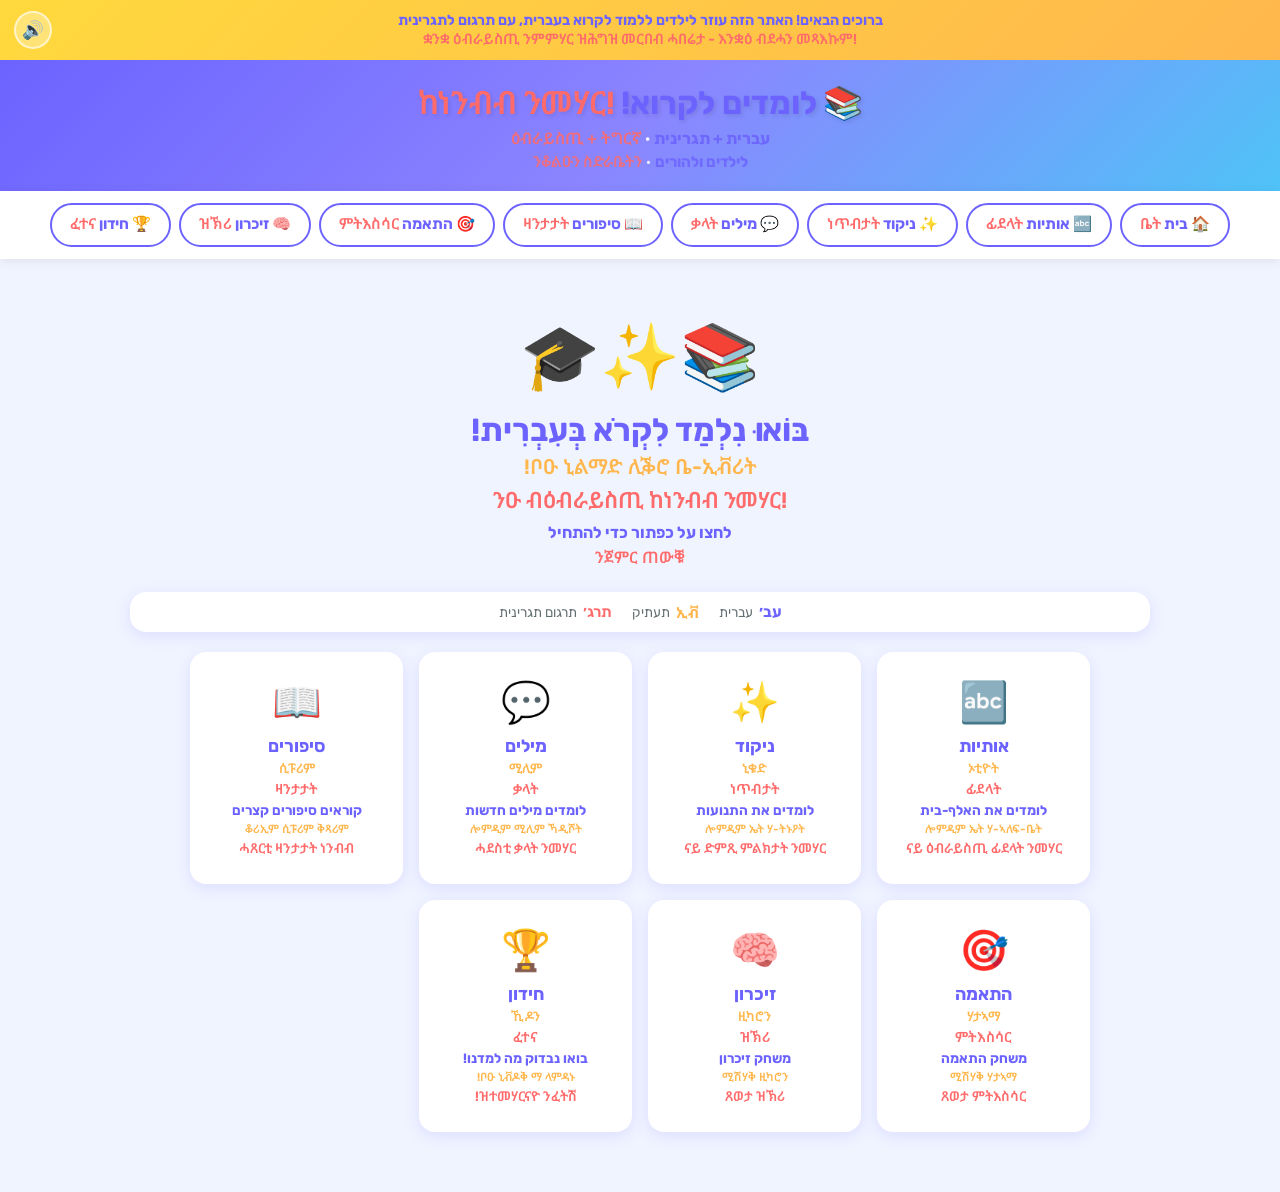
<file: index.html>
<!DOCTYPE html>
<html lang="he" dir="rtl">
<head>
  <meta charset="UTF-8">
  <meta name="viewport" content="width=device-width, initial-scale=1.0">
  <title>לומדים לקרוא בעברית - ብዕብራይስጢ ከነንብብ ንመሃር</title>
  <link rel="stylesheet" href="css/style.css">
  <link rel="icon" href="data:image/svg+xml,<svg xmlns='http://www.w3.org/2000/svg' viewBox='0 0 100 100'><text y='.9em' font-size='90'>📚</text></svg>">
</head>
<body>

  <!-- Parent Guide Banner -->
  <div class="parent-banner" onclick="navigateTo('welcome')">
    <button class="audio-top-btn" id="audio-toggle" onclick="toggleAudio();event.stopPropagation()">🔊</button>
    <span class="lhe">ברוכים הבאים! האתר הזה עוזר לילדים ללמוד לקרוא בעברית, עם תרגום לתגרינית</span>
    <span class="lti">!ቋንቋ ዕብራይስጢ ንምምሃር ዝሕግዝ መርበብ ሓበሬታ - እንቋዕ ብደሓን መጻእኩም</span>
  </div>

  <!-- Header -->
  <header class="header">
    <h1>📚 <span class="lhe" style="display:inline;">לומדים לקרוא!</span> <span class="lti" style="display:inline;">!ከነንብብ ንመሃር</span></h1>
    <div class="subtitle">
      <span class="lhe" style="display:inline;">עברית + תגרינית</span> ·
      <span class="lti" style="display:inline;">ዕብራይስጢ + ትግርኛ</span>
    </div>
    <div class="subtitle-tigrinya">
      <span class="lhe" style="display:inline;">לילדים ולהורים</span> ·
      <span class="lti" style="display:inline;">ንቆልዑን ስድራቤትን</span>
    </div>
  </header>

  <!-- Navigation -->
  <nav class="nav">
    <button class="nav-btn" data-section="welcome">🏠 <span class="lhe">בית</span> <span class="lti">ቤት</span></button>
    <button class="nav-btn" data-section="letters">🔤 <span class="lhe">אותיות</span> <span class="lti">ፊደላት</span></button>
    <button class="nav-btn" data-section="nikud">✨ <span class="lhe">ניקוד</span> <span class="lti">ነጥብታት</span></button>
    <button class="nav-btn" data-section="words">💬 <span class="lhe">מילים</span> <span class="lti">ቃላት</span></button>
    <button class="nav-btn" data-section="reading">📖 <span class="lhe">סיפורים</span> <span class="lti">ዛንታታት</span></button>
    <button class="nav-btn" data-section="matching">🎯 <span class="lhe">התאמה</span> <span class="lti">ምትእስሳር</span></button>
    <button class="nav-btn" data-section="memory">🧠 <span class="lhe">זיכרון</span> <span class="lti">ዝኽሪ</span></button>
    <button class="nav-btn" data-section="quiz">🏆 <span class="lhe">חידון</span> <span class="lti">ፈተና</span></button>
  </nav>

  <!-- Welcome Section -->
  <section id="welcome" class="section active"></section>

  <!-- Letters Section -->
  <section id="letters" class="section">
    <h2 class="section-title">🔤
      <span class="lhe">האותיות של העברית</span>
      <span style="font-size:0.6em;color:var(--orange);display:block;margin-top:2px;">ሃ-ኦቲዮት ሼ ሃ-ኢቭሪት</span>
      <span class="lti">ፊደላት ዕብራይስጢ</span>
    </h2>
    <p class="section-subtitle">
      <span class="lhe">לחצו על אות כדי לראות פרטים</span>
      <span class="lti">ንዝርዝር ንምርኣይ ኣብ ፊደል ጠውቑ</span>
    </p>
    <div class="letters-grid" id="letters-grid"></div>
  </section>

  <!-- Nikud Section -->
  <section id="nikud" class="section">
    <h2 class="section-title">✨
      <span class="lhe">ניקוד - תנועות</span>
      <span style="font-size:0.6em;color:var(--orange);display:block;margin-top:2px;">ኒቁድ - ትኑዖት</span>
      <span class="lti">ነጥብታት - ናይ ድምጺ ምልክታት</span>
    </h2>
    <p class="section-subtitle">
      <span class="lhe">הניקוד עוזר לנו לדעת איך לקרוא</span>
      <span class="lti">ነጥብታት ከመይ ከም ነንብብ ይሕብሩና</span>
    </p>
    <div class="nikud-grid" id="nikud-grid"></div>
  </section>

  <!-- Words Section -->
  <section id="words" class="section">
    <h2 class="section-title">💬
      <span class="lhe">מילים</span>
      <span style="font-size:0.6em;color:var(--orange);display:block;margin-top:2px;">ሚሊም</span>
      <span class="lti">ቃላት</span>
    </h2>
    <p class="section-subtitle">
      <span class="lhe">לחצו על מילה כדי לשמוע</span>
      <span class="lti">ንምስማዕ ኣብ ቃል ጠውቑ</span>
    </p>
    <div id="category-tabs" class="category-tabs"></div>
    <div id="words-grid" class="words-grid"></div>
  </section>

  <!-- Reading Section -->
  <section id="reading" class="section">
    <h2 class="section-title">📖
      <span class="lhe">סִפּוּרִים</span>
      <span style="font-size:0.6em;color:var(--orange);display:block;margin-top:2px;">ሲፑሪም</span>
      <span class="lti">ዛንታታት</span>
    </h2>
    <p class="section-subtitle">
      <span class="lhe">בחרו סיפור וקראו - לחצו על מילה לשמוע</span>
      <span class="lti">ዛንታ ምረጹ ኣንብቡ - ንምስማዕ ኣብ ቃል ጠውቑ</span>
    </p>
    <div id="story-picker"></div>
    <div id="reading-content"></div>
  </section>

  <!-- Matching Game Section -->
  <section id="matching" class="section">
    <h2 class="section-title">🎯
      <span class="lhe">משחק התאמה</span>
      <span style="font-size:0.6em;color:var(--orange);display:block;margin-top:2px;">ሚሽሃቅ ሃታኣማ</span>
      <span class="lti">ጸወታ ምትእስሳር</span>
    </h2>
    <p class="section-subtitle">
      <span class="lhe">התאימו את המילה בעברית לתרגום</span>
      <span class="lti">ናይ ዕብራይስጢ ቃል ምስ ትርጉሙ ኣተኣሳስርዎ</span>
    </p>
    <div id="match-content"></div>
  </section>

  <!-- Memory Game Section -->
  <section id="memory" class="section">
    <h2 class="section-title">🧠
      <span class="lhe">משחק זיכרון</span>
      <span style="font-size:0.6em;color:var(--orange);display:block;margin-top:2px;">ሚሽሃቅ ዚካሮን</span>
      <span class="lti">ጸወታ ዝኽሪ</span>
    </h2>
    <p class="section-subtitle">
      <span class="lhe">מצאו את הזוגות</span>
      <span class="lti">ጽምድታት ርኸቡ</span>
    </p>
    <div id="memory-content"></div>
  </section>

  <!-- Quiz Section -->
  <section id="quiz" class="section">
    <h2 class="section-title">🏆
      <span class="lhe">חידון</span>
      <span style="font-size:0.6em;color:var(--orange);display:block;margin-top:2px;">ኺዶን</span>
      <span class="lti">ፈተና</span>
    </h2>
    <p class="section-subtitle">
      <span class="lhe">?מה למדנו</span>
      <span class="lti">ዝተመሃርናዮ ንፈትሽ</span>
    </p>
    <div id="quiz-content"></div>
  </section>

  <script src="js/data-letters.js"></script>
  <script src="js/data-words.js"></script>
  <script src="js/stories/story-kelev.js"></script>
  <script src="js/stories/story-savta.js"></script>
  <script src="js/stories/story-gan.js"></script>
  <script src="js/stories/story-park.js"></script>
  <script src="js/stories/story-duckling.js"></script>
  <script src="js/stories/story-lion.js"></script>
  <script src="js/stories/story-mice.js"></script>
  <script src="js/data-stories.js"></script>
  <script src="js/data-utils.js"></script>
  <script src="js/audio.js"></script>
  <script src="js/welcome.js"></script>
  <script src="js/letters.js"></script>
  <script src="js/nikud.js"></script>
  <script src="js/words.js"></script>
  <script src="js/reading.js"></script>
  <script src="js/games.js"></script>
  <script src="js/app.js"></script>
</body>
</html>
</file>
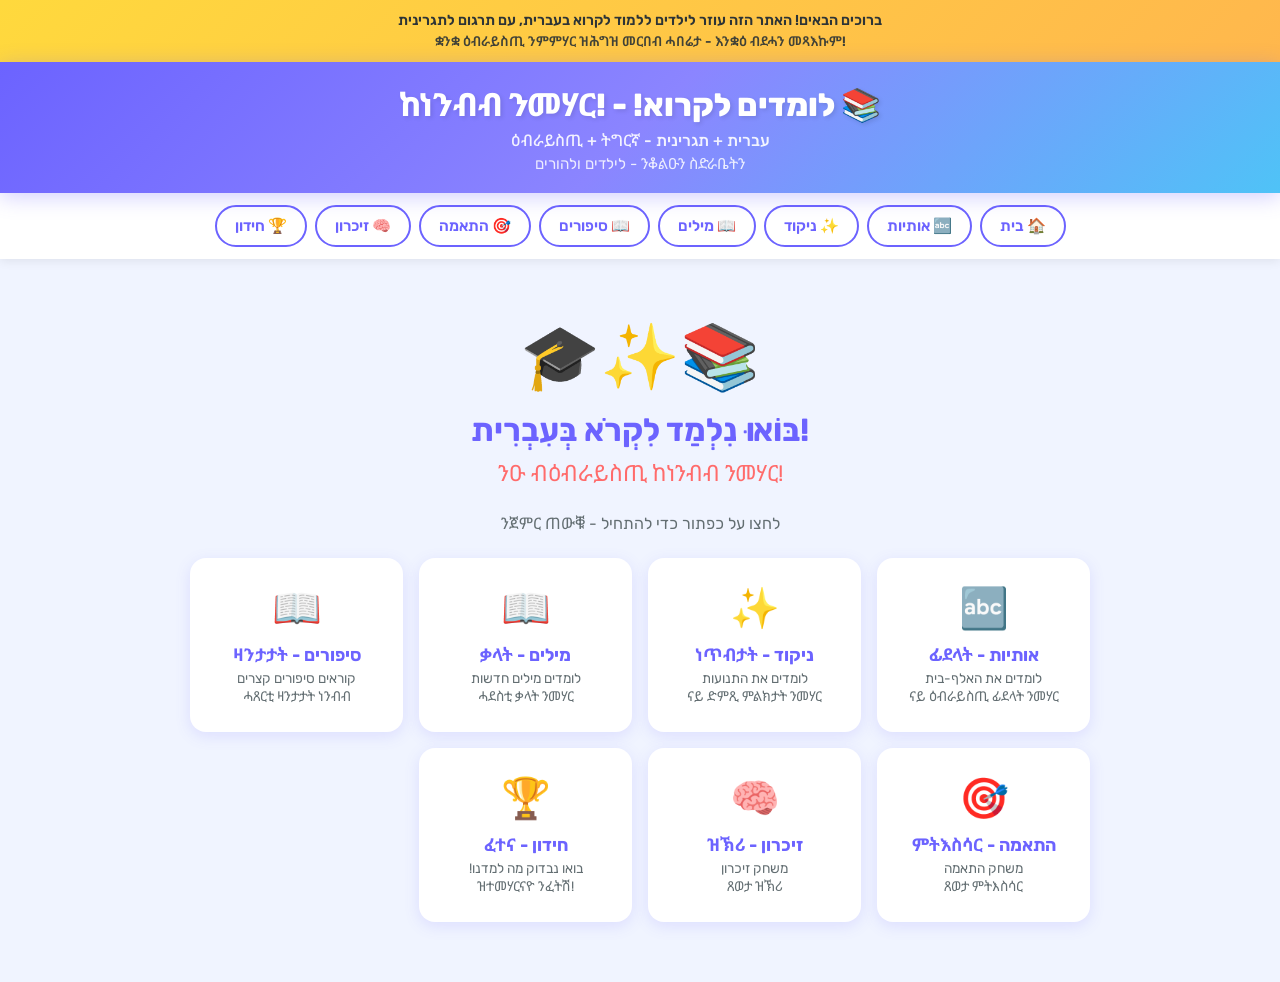
<file: root/index.html>
<!DOCTYPE html>
<html lang="he" dir="rtl">
<head>
  <meta charset="UTF-8">
  <meta name="viewport" content="width=device-width, initial-scale=1.0">
  <title>לומדים לקרוא בעברית - ብዕብራይስጢ ከነንብብ ንመሃር</title>
  <link rel="stylesheet" href="css/style.css">
  <link rel="icon" href="data:image/svg+xml,<svg xmlns='http://www.w3.org/2000/svg' viewBox='0 0 100 100'><text y='.9em' font-size='90'>📚</text></svg>">
</head>
<body>

  <!-- Parent Guide Banner -->
  <div class="parent-banner" onclick="navigateTo('welcome')">
    ברוכים הבאים! האתר הזה עוזר לילדים ללמוד לקרוא בעברית, עם תרגום לתגרינית
    <span class="banner-tigrinya">!ቋንቋ ዕብራይስጢ ንምምሃር ዝሕግዝ መርበብ ሓበሬታ - እንቋዕ ብደሓን መጻእኩም</span>
  </div>

  <!-- Header -->
  <header class="header">
    <h1>📚 לומדים לקרוא! - !ከነንብብ ንመሃር</h1>
    <div class="subtitle">עברית + תגרינית - ዕብራይስጢ + ትግርኛ</div>
    <div class="subtitle-tigrinya">ንቆልዑን ስድራቤትን - לילדים ולהורים</div>
  </header>

  <!-- Navigation -->
  <nav class="nav">
    <button class="nav-btn" data-section="welcome">🏠 בית</button>
    <button class="nav-btn" data-section="letters">🔤 אותיות</button>
    <button class="nav-btn" data-section="nikud">✨ ניקוד</button>
    <button class="nav-btn" data-section="words">📖 מילים</button>
    <button class="nav-btn" data-section="reading">📖 סיפורים</button>
    <button class="nav-btn" data-section="matching">🎯 התאמה</button>
    <button class="nav-btn" data-section="memory">🧠 זיכרון</button>
    <button class="nav-btn" data-section="quiz">🏆 חידון</button>
  </nav>

  <!-- Welcome Section -->
  <section id="welcome" class="section active"></section>

  <!-- Letters Section -->
  <section id="letters" class="section">
    <h2 class="section-title">🔤 האותיות של העברית</h2>
    <p class="section-subtitle">
      לחצו על אות כדי לראות פרטים - ንዝርዝር ንምርኣይ ኣብ ፊደል ጠውቑ
    </p>
    <div class="letters-grid" id="letters-grid"></div>
  </section>

  <!-- Nikud Section -->
  <section id="nikud" class="section">
    <h2 class="section-title">✨ ניקוד - תנועות</h2>
    <p class="section-subtitle">
      הניקוד עוזר לנו לדעת איך לקרוא - ነጥብታት ከመይ ከም ነንብብ ይሕብሩና
    </p>
    <div class="nikud-grid" id="nikud-grid"></div>
  </section>

  <!-- Words Section -->
  <section id="words" class="section">
    <h2 class="section-title">📖 מילים - ቃላት</h2>
    <p class="section-subtitle">
      לחצו על מילה כדי לראות תרגום - ትርጉም ንምርኣይ ኣብ ቃል ጠውቑ
    </p>
    <div id="category-tabs" class="category-tabs"></div>
    <div id="words-grid" class="words-grid"></div>
  </section>

  <!-- Reading Section -->
  <section id="reading" class="section">
    <h2 class="section-title">📖 סִפּוּרִים - ዛንታታት</h2>
    <p class="section-subtitle">
      בחרו סיפור וקראו - העבירו את העכבר על מילה לתרגום
      <br>
      ዛንታ ምረጹ ኣንብቡ - ትርጉም ንምርኣይ ኣብ ቃል ጠውቑ
    </p>
    <div id="story-picker"></div>
    <div id="reading-content"></div>
  </section>

  <!-- Matching Game Section -->
  <section id="matching" class="section">
    <h2 class="section-title">🎯 משחק התאמה - ጸወታ ምትእስሳር</h2>
    <p class="section-subtitle">
      התאימו את המילה בעברית לתרגום - ናይ ዕብራይስጢ ቃል ምስ ትርጉሙ ኣተኣሳስርዎ
    </p>
    <div id="match-content"></div>
  </section>

  <!-- Memory Game Section -->
  <section id="memory" class="section">
    <h2 class="section-title">🧠 משחק זיכרון - ጸወታ ዝኽሪ</h2>
    <p class="section-subtitle">
      מצאו את הזוגות - ጽምድታት ርኸቡ
    </p>
    <div id="memory-content"></div>
  </section>

  <!-- Quiz Section -->
  <section id="quiz" class="section">
    <h2 class="section-title">🏆 חידון - ፈተና</h2>
    <p class="section-subtitle">
      ?מה למדנו - ዝተመሃርናዮ ንፈትሽ
    </p>
    <div id="quiz-content"></div>
  </section>

  <script src="js/data.js"></script>
  <script src="js/app.js"></script>
</body>
</html>
</file>
<file: css/style.css>
@import url('https://fonts.googleapis.com/css2?family=Rubik:wght@400;500;600;700;800&family=Noto+Sans+Ethiopic:wght@400;500;600;700&display=swap');

:root {
  --primary: #6C63FF;
  --primary-light: #8B85FF;
  --primary-dark: #4A42DB;
  --secondary: #FF6B6B;
  --secondary-light: #FF8E8E;
  --accent: #FFD93D;
  --accent-dark: #F0C800;
  --green: #6BCB77;
  --green-dark: #4CAF50;
  --sky: #4FC3F7;
  --pink: #F48FB1;
  --orange: #FFB74D;
  --bg: #F0F4FF;
  --bg-card: #FFFFFF;
  --text: #2D3436;
  --text-light: #636E72;
  --shadow: 0 4px 15px rgba(108, 99, 255, 0.15);
  --shadow-hover: 0 8px 25px rgba(108, 99, 255, 0.25);
  --radius: 16px;
  --radius-sm: 10px;
  --transition: all 0.3s cubic-bezier(0.4, 0, 0.2, 1);
}

* {
  margin: 0;
  padding: 0;
  box-sizing: border-box;
}

html {
  scroll-behavior: smooth;
}

body {
  font-family: 'Rubik', 'Noto Sans Ethiopic', sans-serif;
  background: var(--bg);
  color: var(--text);
  direction: rtl;
  min-height: 100vh;
  overflow-x: hidden;
}

/* ===== HEADER ===== */
.header {
  background: linear-gradient(135deg, var(--primary), var(--primary-light), var(--sky));
  color: white;
  padding: 20px;
  text-align: center;
  box-shadow: 0 4px 20px rgba(108, 99, 255, 0.3);
}

.header h1 {
  font-size: 2rem;
  font-weight: 800;
  margin-bottom: 4px;
  text-shadow: 2px 2px 4px rgba(0,0,0,0.1);
}

.header .subtitle {
  font-size: 1rem;
  opacity: 0.9;
  font-weight: 500;
}

.header .subtitle-tigrinya {
  font-size: 0.95rem;
  opacity: 0.85;
  margin-top: 2px;
}

/* ===== NAVIGATION ===== */
.nav {
  display: flex;
  justify-content: center;
  gap: 8px;
  padding: 12px 16px;
  background: white;
  box-shadow: 0 2px 10px rgba(0,0,0,0.08);
  flex-wrap: wrap;
  position: sticky;
  top: 0;
  z-index: 99;
}

.nav-btn {
  padding: 10px 18px;
  border: 2px solid var(--primary);
  background: white;
  color: var(--primary);
  border-radius: 25px;
  font-size: 0.95rem;
  font-weight: 600;
  cursor: pointer;
  transition: var(--transition);
  font-family: inherit;
  text-align: center;
  line-height: 1.3;
}

.nav-btn:hover {
  background: var(--primary-light);
  color: white;
  transform: translateY(-2px);
  box-shadow: var(--shadow);
}

.nav-btn.active {
  background: var(--primary);
  color: white;
  box-shadow: var(--shadow);
}

.nav-btn.active .lhe,
.nav-btn.active .lti {
  color: white;
}

.nav-audio-btn {
  padding: 10px 14px;
  border: 2px solid var(--primary);
  background: white;
  color: var(--primary);
  border-radius: var(--radius-sm);
  cursor: pointer;
  font-size: 1.1rem;
  font-family: inherit;
  transition: var(--transition);
  white-space: nowrap;
  margin-right: auto; /* RTL: fills right-side space, pushing toggle to far-left — intentional separation from nav buttons */
}

.nav-audio-btn:hover {
  background: var(--primary-light);
  color: white;
  transform: translateY(-2px);
  box-shadow: var(--shadow);
}

/* ===== SECTIONS ===== */
.section {
  display: none;
  padding: 20px;
  max-width: 1100px;
  margin: 0 auto;
  animation: fadeIn 0.4s ease;
}

.section.active {
  display: block;
}

@keyframes fadeIn {
  from { opacity: 0; transform: translateY(10px); }
  to { opacity: 1; transform: translateY(0); }
}

.section-title {
  text-align: center;
  font-size: 1.8rem;
  font-weight: 700;
  color: var(--primary);
  margin-bottom: 8px;
}

.section-subtitle {
  text-align: center;
  font-size: 1.1rem;
  color: var(--text-light);
  margin-bottom: 24px;
}

/* ===== LETTERS GRID ===== */
.letters-grid {
  display: grid;
  grid-template-columns: repeat(auto-fill, minmax(120px, 1fr));
  gap: 12px;
  margin-top: 16px;
}

.letter-card {
  background: var(--bg-card);
  border-radius: var(--radius);
  padding: 16px;
  text-align: center;
  cursor: pointer;
  transition: var(--transition);
  box-shadow: var(--shadow);
  border: 3px solid transparent;
  position: relative;
  overflow: hidden;
}

.letter-card::before {
  content: '';
  position: absolute;
  top: 0;
  left: 0;
  right: 0;
  height: 4px;
  background: linear-gradient(90deg, var(--primary), var(--sky));
}

.letter-card:hover {
  transform: translateY(-4px) scale(1.02);
  box-shadow: var(--shadow-hover);
  border-color: var(--primary-light);
}

.letter-card.expanded {
  border-color: var(--primary);
  background: linear-gradient(135deg, #f8f7ff, #f0f4ff);
}

.letter-hebrew {
  font-size: 3rem;
  font-weight: 700;
  color: var(--primary);
  line-height: 1.2;
}

.letter-name {
  font-size: 0.85rem;
  color: var(--text-light);
  margin-top: 4px;
}

.letter-tigrinya {
  font-size: 0.85rem;
  color: var(--secondary);
  margin-top: 2px;
  font-weight: 600;
}

.letter-sound-badge {
  font-size: 0.95rem;
  color: var(--orange);
  font-weight: 600;
  margin-top: 4px;
}

.letter-details {
  display: none;
  margin-top: 12px;
  padding-top: 12px;
  border-top: 2px dashed var(--primary-light);
  text-align: center;
}

.letter-card.expanded .letter-details {
  display: block;
  animation: fadeIn 0.3s ease;
}

.letter-detail-row {
  display: flex;
  justify-content: space-between;
  align-items: center;
  padding: 4px 0;
  font-size: 0.85rem;
}

.letter-detail-label {
  color: var(--text-light);
  font-weight: 500;
}

.letter-detail-value {
  font-weight: 600;
  color: var(--text);
}

.letter-example {
  margin-top: 8px;
  padding: 8px;
  background: white;
  border-radius: var(--radius-sm);
  border: 1px solid #e8e8ff;
}

.letter-example-word {
  font-size: 1.3rem;
  font-weight: 700;
  color: var(--primary-dark);
}

.letter-example-translit {
  font-size: 0.85rem;
  color: var(--orange);
  font-weight: 600;
  direction: ltr;
  margin-top: 2px;
}

.letter-example-meaning {
  font-size: 0.85rem;
  color: var(--secondary);
  font-weight: 600;
  margin-top: 1px;
}

/* ===== NIKUD SECTION ===== */
.nikud-grid {
  display: grid;
  grid-template-columns: repeat(auto-fill, minmax(200px, 1fr));
  gap: 12px;
  margin-top: 16px;
}

.nikud-card {
  background: var(--bg-card);
  border-radius: var(--radius);
  padding: 20px;
  text-align: center;
  box-shadow: var(--shadow);
  transition: var(--transition);
  border: 3px solid transparent;
}

.nikud-card:hover {
  transform: translateY(-3px);
  box-shadow: var(--shadow-hover);
  border-color: var(--accent);
}

.nikud-symbol {
  font-size: 3.5rem;
  font-weight: 700;
  color: var(--primary);
}

.nikud-name {
  font-size: 1rem;
  font-weight: 600;
  color: var(--text);
  margin: 6px 0;
}

.nikud-sound {
  font-size: 1.1rem;
  color: var(--secondary);
  font-weight: 700;
}

.nikud-tigrinya {
  font-size: 1.3rem;
  color: var(--green-dark);
  font-weight: 700;
  margin-top: 4px;
}

/* ===== NIKUD LETTER PICKER ===== */
.nikud-letter-picker {
  grid-column: 1 / -1;
  background: white;
  border-radius: var(--radius);
  padding: 16px 20px;
  box-shadow: var(--shadow);
  margin-bottom: 4px;
  text-align: center;
}

.nikud-picker-label {
  font-size: 0.95rem;
  color: var(--text-light);
  margin-bottom: 12px;
  font-weight: 500;
}

.nikud-picker-btns {
  display: flex;
  flex-wrap: wrap;
  justify-content: center;
  gap: 6px;
}

.nikud-pick-btn {
  width: 42px;
  height: 42px;
  border: 2px solid var(--primary-light);
  background: white;
  border-radius: var(--radius-sm);
  font-size: 1.3rem;
  font-weight: 700;
  cursor: pointer;
  font-family: inherit;
  transition: var(--transition);
  color: var(--primary);
}

.nikud-pick-btn:hover {
  background: var(--primary-light);
  color: white;
  transform: translateY(-2px);
}

.nikud-pick-btn.active {
  background: var(--primary);
  color: white;
  border-color: var(--primary);
}

.nikud-syllable {
  font-size: 2rem;
  font-weight: 700;
  color: var(--orange);
  margin-top: 6px;
}

/* ===== WORDS SECTION ===== */
.category-tabs {
  display: flex;
  justify-content: center;
  gap: 8px;
  flex-wrap: wrap;
  margin-bottom: 20px;
}

.cat-btn {
  padding: 8px 16px;
  border: 2px solid var(--accent);
  background: white;
  color: var(--text);
  border-radius: 20px;
  font-size: 0.9rem;
  font-weight: 600;
  cursor: pointer;
  transition: var(--transition);
  font-family: inherit;
}

.cat-btn:hover, .cat-btn.active {
  background: var(--accent);
  color: var(--text);
  transform: translateY(-2px);
  box-shadow: 0 4px 10px rgba(255, 217, 61, 0.4);
}

.words-grid {
  display: grid;
  grid-template-columns: repeat(auto-fill, minmax(180px, 1fr));
  gap: 16px;
}

.word-card {
  background: var(--bg-card);
  border-radius: var(--radius);
  padding: 20px;
  text-align: center;
  box-shadow: var(--shadow);
  transition: var(--transition);
  cursor: pointer;
  border: 3px solid transparent;
  position: relative;
  overflow: hidden;
}

.word-card:hover {
  transform: translateY(-4px) scale(1.02);
  box-shadow: var(--shadow-hover);
  border-color: var(--accent);
}

.word-card.flipped {
  border-color: var(--green);
  background: linear-gradient(135deg, #f0fff4, #e8f5e9);
}

.word-emoji {
  font-size: 3rem;
  margin-bottom: 8px;
  display: flex;
  align-items: center;
  justify-content: center;
  min-height: 3.5rem;
}

.word-emoji img, .quiz-option img, .mem-emoji img, .match-item img {
  display: inline-block;
  vertical-align: middle;
}

.word-hebrew {
  font-size: 1.6rem;
  font-weight: 700;
  color: var(--primary);
}

.word-translit {
  font-size: 1rem;
  color: var(--orange);
  font-weight: 600;
  margin-top: 4px;
  direction: ltr;
}

.word-tigrinya {
  font-size: 1.1rem;
  color: var(--secondary);
  font-weight: 600;
  margin-top: 4px;
}

.word-back {
  display: none;
}

.word-card.flipped .word-back {
  display: block;
  animation: fadeIn 0.3s ease;
  margin-top: 10px;
  padding-top: 10px;
  border-top: 2px dashed var(--green);
}

.word-back-label {
  font-size: 0.75rem;
  color: var(--text-light);
  font-weight: 500;
}

.word-back-value {
  font-size: 1.1rem;
  font-weight: 700;
}

/* ===== MATCHING GAME ===== */
.game-controls {
  text-align: center;
  margin-bottom: 20px;
}

.game-btn {
  padding: 12px 28px;
  border: none;
  border-radius: 25px;
  font-size: 1.1rem;
  font-weight: 700;
  cursor: pointer;
  transition: var(--transition);
  font-family: inherit;
  margin: 4px;
}

.game-btn-primary {
  background: linear-gradient(135deg, var(--primary), var(--primary-light));
  color: white;
  box-shadow: var(--shadow);
}

.game-btn-primary:hover {
  transform: translateY(-2px);
  box-shadow: var(--shadow-hover);
}

.game-btn-secondary {
  background: linear-gradient(135deg, var(--green), var(--green-dark));
  color: white;
}

.game-btn-secondary:hover {
  transform: translateY(-2px);
}

.game-score {
  font-size: 1.4rem;
  font-weight: 700;
  color: var(--primary);
  margin: 12px 0;
}

.game-score span {
  color: var(--secondary);
}

.match-container {
  display: flex;
  gap: 20px;
  justify-content: center;
  flex-wrap: wrap;
  max-width: 900px;
  margin: 0 auto;
}

.match-column {
  flex: 1;
  min-width: 200px;
  max-width: 350px;
  display: flex;
  flex-direction: column;
  gap: 10px;
}

.match-column-title {
  text-align: center;
  font-size: 1.1rem;
  font-weight: 700;
  color: var(--primary);
  margin-bottom: 8px;
  padding: 8px;
  background: white;
  border-radius: var(--radius-sm);
}

.match-item {
  padding: 14px 18px;
  background: white;
  border-radius: var(--radius-sm);
  text-align: center;
  cursor: pointer;
  transition: var(--transition);
  border: 3px solid #e8e8ff;
  font-size: 1.2rem;
  font-weight: 600;
  user-select: none;
}

.match-item:hover:not(.matched):not(.disabled) {
  border-color: var(--primary);
  transform: scale(1.03);
  box-shadow: var(--shadow);
}

.match-item.selected {
  border-color: var(--primary);
  background: #f0f0ff;
  box-shadow: var(--shadow);
  transform: scale(1.05);
}

.match-item.matched {
  border-color: var(--green);
  background: linear-gradient(135deg, #e8f5e9, #c8e6c9);
  opacity: 0.7;
  cursor: default;
  transform: scale(0.95);
}

.match-item.wrong {
  border-color: var(--secondary);
  background: #ffe0e0;
  animation: shake 0.5s ease;
}

@keyframes shake {
  0%, 100% { transform: translateX(0); }
  25% { transform: translateX(-8px); }
  75% { transform: translateX(8px); }
}

.match-item.disabled {
  opacity: 0.5;
  cursor: default;
}

.match-hebrew {
  font-size: 1.2rem;
  font-weight: 700;
  color: var(--primary);
}

.match-translit {
  font-size: 0.8rem;
  color: var(--orange);
  font-weight: 600;
  margin-top: 2px;
  direction: ltr;
}

.quiz-translit {
  font-size: 1.1rem;
  color: var(--orange);
  font-weight: 600;
  margin-bottom: 16px;
  direction: ltr;
}

/* ===== MEMORY GAME ===== */
.memory-grid {
  display: grid;
  grid-template-columns: repeat(auto-fill, minmax(130px, 1fr));
  gap: 12px;
  max-width: 700px;
  margin: 0 auto;
}

.memory-card {
  aspect-ratio: 1;
  perspective: 800px;
  cursor: pointer;
}

.memory-card-inner {
  width: 100%;
  height: 100%;
  position: relative;
  transition: transform 0.5s cubic-bezier(0.4, 0, 0.2, 1);
  transform-style: preserve-3d;
  border-radius: var(--radius);
}

.memory-card.flipped .memory-card-inner {
  transform: rotateY(180deg);
}

.memory-card-front, .memory-card-back {
  position: absolute;
  inset: 0;
  backface-visibility: hidden;
  border-radius: var(--radius);
  display: flex;
  flex-direction: column;
  align-items: center;
  justify-content: center;
  padding: 10px;
  box-shadow: var(--shadow);
}

.memory-card-front {
  background: linear-gradient(135deg, var(--primary), var(--primary-light));
  color: white;
  font-size: 2.5rem;
}

.memory-card-back {
  background: white;
  transform: rotateY(180deg);
  border: 3px solid var(--primary-light);
}

.memory-card.matched .memory-card-back {
  border-color: var(--green);
  background: linear-gradient(135deg, #e8f5e9, #f0fff0);
}

.memory-card-back .mem-emoji {
  font-size: 2rem;
}

.memory-card-back .mem-text {
  font-size: 1.1rem;
  font-weight: 700;
  color: var(--primary);
  margin-top: 4px;
  text-align: center;
}

.memory-card-back .mem-sub {
  font-size: 0.8rem;
}

.mem-sub-ti { color: var(--secondary); font-weight: 600; }
.mem-sub-tr { color: var(--orange);    font-weight: 600; }

/* ===== STORY PICKER ===== */
#story-picker {
  display: flex;
  gap: 14px;
  justify-content: center;
  flex-wrap: wrap;
  margin-bottom: 20px;
}

.story-pick-card {
  background: white;
  border-radius: var(--radius);
  padding: 18px 22px;
  text-align: center;
  box-shadow: var(--shadow);
  cursor: pointer;
  transition: var(--transition);
  border: 3px solid transparent;
  min-width: 160px;
}

.story-pick-card:hover {
  transform: translateY(-4px);
  box-shadow: var(--shadow-hover);
  border-color: var(--primary-light);
}

.story-pick-card.active {
  border-color: var(--primary);
  background: linear-gradient(135deg, #f0f0ff, #e8ecff);
}

.story-pick-cover {
  font-size: 2.5rem;
  margin-bottom: 6px;
}

.story-pick-title {
  font-size: 1.05rem;
  font-weight: 700;
  color: var(--primary);
}

.story-pick-tigrinya {
  font-size: 0.9rem;
  color: var(--secondary);
  font-weight: 600;
}

.story-pick-pages {
  font-size: 0.75rem;
  color: var(--text-light);
  margin-top: 4px;
}

/* ===== STORY BOOK ===== */
.story-book {
  max-width: 700px;
  margin: 0 auto;
  animation: fadeIn 0.4s ease;
}

.story-header {
  text-align: center;
  margin-bottom: 10px;
}

.story-header-title {
  font-size: 1rem;
  color: var(--text-light);
  font-weight: 600;
}

.story-cover-page {
  background: linear-gradient(135deg, var(--primary), var(--primary-light));
  border-radius: var(--radius);
  padding: 50px 30px;
  text-align: center;
  color: white;
  box-shadow: var(--shadow-hover);
  margin-bottom: 16px;
}

.story-cover-emoji {
  font-size: 5rem;
  margin-bottom: 16px;
}

.story-cover-title {
  font-size: 2.2rem;
  font-weight: 800;
  margin-bottom: 8px;
}

.story-cover-tigrinya {
  font-size: 1.4rem;
  opacity: 0.9;
  font-weight: 600;
}

.story-cover-translit {
  font-size: 1rem;
  opacity: 0.7;
  margin-top: 4px;
  direction: ltr;
}

.story-page {
  background: white;
  border-radius: var(--radius);
  padding: 30px;
  box-shadow: var(--shadow);
  text-align: center;
  min-height: 250px;
  display: flex;
  flex-direction: column;
  align-items: center;
  justify-content: center;
}

.story-emoji {
  font-size: 3.5rem;
  margin-bottom: 20px;
  letter-spacing: 4px;
}

.story-page-image {
  width: 200px;
  height: 200px;
  max-width: 80%;
  object-fit: contain;
  border-radius: 12px;
  display: block;
  margin: 0 auto 20px;
  box-shadow: 0 4px 16px rgba(0,0,0,0.15);
}

.story-nav {
  display: flex;
  justify-content: center;
  align-items: center;
  gap: 12px;
  margin-top: 16px;
  flex-wrap: wrap;
}

.story-page-num {
  padding: 8px 14px;
  color: var(--text-light);
  font-weight: 600;
  font-size: 0.95rem;
}

/* ===== READING ELEMENTS (shared) ===== */
.reading-emoji {
  font-size: 3rem;
  margin-bottom: 12px;
}

.reading-sentence {
  display: flex;
  justify-content: center;
  gap: 12px;
  flex-wrap: wrap;
  margin-bottom: 16px;
  direction: rtl;
}

.reading-word {
  padding: 8px 14px;
  background: #f8f7ff;
  border-radius: var(--radius-sm);
  cursor: pointer;
  transition: var(--transition);
  border: 2px solid transparent;
  position: relative;
}

.reading-word:hover {
  background: #ede8ff;
  border-color: var(--primary-light);
  transform: translateY(-2px);
}

.reading-word .rw-hebrew {
  font-size: 1.6rem;
  font-weight: 700;
  color: var(--primary);
}

.reading-word .rw-tigrinya {
  font-size: 0.85rem;
  color: var(--secondary);
  font-weight: 600;
  margin-top: 3px;
}

.reading-word .rw-translit {
  font-size: 0.8rem;
  color: var(--orange);
  font-weight: 600;
  margin-top: 1px;
  direction: ltr;
}

.reading-word .rw-tooltip {
  display: none;
  position: absolute;
  bottom: 110%;
  left: 50%;
  transform: translateX(-50%);
  background: var(--primary);
  color: white;
  padding: 8px 12px;
  border-radius: var(--radius-sm);
  white-space: nowrap;
  font-size: 0.85rem;
  z-index: 10;
  box-shadow: var(--shadow);
}

.reading-word .rw-tooltip::after {
  content: '';
  position: absolute;
  top: 100%;
  left: 50%;
  transform: translateX(-50%);
  border: 6px solid transparent;
  border-top-color: var(--primary);
}

.reading-word:hover .rw-tooltip {
  display: block;
  animation: fadeIn 0.2s ease;
}

.reading-translation {
  margin-top: 16px;
  padding-top: 16px;
  border-top: 2px dashed #e8e8ff;
}

.reading-translation.hidden {
  display: none;
}

.reading-translit {
  font-size: 1.1rem;
  color: var(--orange);
  font-weight: 600;
  margin-bottom: 6px;
  direction: ltr;
}

.reading-tigrinya-text {
  font-size: 1.2rem;
  color: var(--secondary);
  font-weight: 600;
}

.reading-nav {
  display: flex;
  justify-content: center;
  gap: 12px;
  margin-top: 16px;
}

.reading-nav-btn {
  padding: 10px 20px;
  border: 2px solid var(--primary);
  background: white;
  color: var(--primary);
  border-radius: 20px;
  font-size: 1rem;
  font-weight: 600;
  cursor: pointer;
  transition: var(--transition);
  font-family: inherit;
}

.reading-nav-btn:hover {
  background: var(--primary);
  color: white;
}

.toggle-btn {
  padding: 10px 20px;
  border: 2px solid var(--secondary);
  background: white;
  color: var(--secondary);
  border-radius: 20px;
  font-size: 0.95rem;
  font-weight: 600;
  cursor: pointer;
  transition: var(--transition);
  font-family: inherit;
  margin-top: 12px;
}

.toggle-btn:hover, .toggle-btn.active {
  background: var(--secondary);
  color: white;
}

/* ===== QUIZ SECTION ===== */
.quiz-start {
  background: white;
  border-radius: var(--radius);
  padding: 40px 30px;
  text-align: center;
  box-shadow: var(--shadow);
  max-width: 500px;
  margin: 0 auto;
}

.quiz-start-emoji {
  font-size: 3rem;
  margin-bottom: 12px;
}

.quiz-start h3 {
  font-size: 1.3rem;
  margin-bottom: 8px;
}

.quiz-card {
  background: white;
  border-radius: var(--radius);
  padding: 30px;
  max-width: 600px;
  margin: 0 auto;
  box-shadow: var(--shadow);
  text-align: center;
}

.quiz-question {
  font-size: 1.2rem;
  color: var(--text-light);
  margin-bottom: 12px;
}

.quiz-word {
  font-size: 3rem;
  font-weight: 700;
  color: var(--primary);
  margin-bottom: 20px;
}

.quiz-options {
  display: grid;
  grid-template-columns: 1fr 1fr;
  gap: 12px;
}

.quiz-option {
  padding: 16px;
  background: #f8f7ff;
  border: 3px solid #e8e8ff;
  border-radius: var(--radius-sm);
  cursor: pointer;
  transition: var(--transition);
  font-size: 2rem;
  font-family: inherit;
}

.quiz-option:hover:not(.disabled) {
  border-color: var(--primary);
  transform: scale(1.05);
  box-shadow: var(--shadow);
}

.quiz-option.correct {
  border-color: var(--green);
  background: #e8f5e9;
  animation: pulse 0.5s ease;
}

.quiz-option.wrong {
  border-color: var(--secondary);
  background: #ffe0e0;
  animation: shake 0.5s ease;
}

@keyframes pulse {
  0% { transform: scale(1); }
  50% { transform: scale(1.08); }
  100% { transform: scale(1); }
}

.quiz-progress {
  margin-top: 16px;
  font-size: 1rem;
  color: var(--text-light);
}

.quiz-progress-bar {
  height: 8px;
  background: #e8e8ff;
  border-radius: 4px;
  margin-top: 8px;
  overflow: hidden;
}

.quiz-progress-fill {
  height: 100%;
  background: linear-gradient(90deg, var(--primary), var(--green));
  border-radius: 4px;
  transition: width 0.5s ease;
}

/* ===== CELEBRATION ===== */
.celebration {
  display: none;
  text-align: center;
  padding: 30px;
  animation: fadeIn 0.5s ease;
}

.celebration.show {
  display: block;
}

.celebration-emoji {
  font-size: 4rem;
  animation: bounce 1s infinite;
}

@keyframes bounce {
  0%, 100% { transform: translateY(0); }
  50% { transform: translateY(-15px); }
}

.celebration h2 {
  font-size: 2rem;
  color: var(--primary);
  margin: 12px 0;
}

.celebration p {
  font-size: 1.1rem;
  color: var(--text-light);
}

/* ===== WELCOME SECTION ===== */
.welcome {
  text-align: center;
  padding: 40px 20px;
}

.welcome-hero {
  font-size: 4rem;
  margin-bottom: 16px;
}

.welcome h2 {
  font-size: 2rem;
  color: var(--primary);
  margin-bottom: 8px;
}

.welcome .welcome-tigrinya {
  font-size: 1.4rem;
  color: var(--secondary);
  margin-bottom: 24px;
}

.welcome-cards {
  display: grid;
  grid-template-columns: repeat(auto-fill, minmax(200px, 1fr));
  gap: 16px;
  max-width: 900px;
  margin: 0 auto;
}

.welcome-card {
  background: white;
  border-radius: var(--radius);
  padding: 24px;
  box-shadow: var(--shadow);
  cursor: pointer;
  transition: var(--transition);
  border: 3px solid transparent;
}

.welcome-card:hover {
  transform: translateY(-5px);
  box-shadow: var(--shadow-hover);
  border-color: var(--primary-light);
}

.welcome-card-emoji {
  font-size: 2.5rem;
  margin-bottom: 10px;
}

.welcome-card h3 {
  font-size: 1.1rem;
  color: var(--primary);
  margin-bottom: 4px;
}

.welcome-card p {
  font-size: 0.85rem;
  color: var(--text-light);
}

/* ===== DIFFICULTY SELECTOR ===== */
.difficulty-selector {
  display: flex;
  justify-content: center;
  gap: 8px;
  margin-bottom: 16px;
}

.diff-btn {
  padding: 6px 14px;
  border: 2px solid var(--sky);
  background: white;
  color: var(--text);
  border-radius: 15px;
  font-size: 0.85rem;
  font-weight: 600;
  cursor: pointer;
  transition: var(--transition);
  font-family: inherit;
}

.diff-btn:hover, .diff-btn.active {
  background: var(--sky);
  color: white;
}

/* ===== CONFETTI ===== */
.confetti-container {
  position: fixed;
  top: 0;
  left: 0;
  width: 100%;
  height: 100%;
  pointer-events: none;
  z-index: 1000;
  overflow: hidden;
}

.confetti {
  position: absolute;
  width: 10px;
  height: 10px;
  border-radius: 2px;
  animation: confettiFall 3s ease-in forwards;
}

@keyframes confettiFall {
  0% { transform: translateY(-10px) rotate(0deg); opacity: 1; }
  100% { transform: translateY(100vh) rotate(720deg); opacity: 0; }
}

/* ===== RESPONSIVE ===== */
@media (max-width: 768px) {
  .header h1 { font-size: 1.5rem; }
  .header .subtitle { font-size: 0.85rem; }
  .nav { gap: 6px; padding: 8px 12px; top: 0; }
  .nav-btn { padding: 8px 14px; font-size: 0.85rem; }
  .nav-audio-btn { padding: 8px 10px; font-size: 0.95rem; }
  .section { padding: 14px; }
  .letters-grid { grid-template-columns: repeat(auto-fill, minmax(100px, 1fr)); }
  .letter-hebrew { font-size: 2.5rem; }
  .words-grid { grid-template-columns: repeat(auto-fill, minmax(150px, 1fr)); }
  .match-container { flex-direction: column; align-items: center; }
  .match-column { max-width: 100%; width: 100%; }
  .memory-grid { grid-template-columns: repeat(3, 1fr); }
  .quiz-options { grid-template-columns: 1fr 1fr; }
  .reading-word .rw-hebrew { font-size: 1.3rem; }
  .welcome-hero { font-size: 3rem; }
}

@media (max-width: 480px) {
  .letters-grid { grid-template-columns: repeat(3, 1fr); }
  .words-grid { grid-template-columns: repeat(2, 1fr); }
  .memory-grid { grid-template-columns: repeat(3, 1fr); gap: 8px; }
  .quiz-options { gap: 8px; }
  .quiz-option { padding: 12px; font-size: 1.5rem; }
}

/* ===== LANGUAGE COLOR CLASSES ===== */
.lhe { color: var(--primary); font-weight: 700; }
.ltr { color: var(--orange); font-weight: 600; direction: ltr; font-style: italic; }
.lti { color: var(--secondary); font-weight: 600; }

.section-title .lhe, .section-title .ltr, .section-title .lti,
.section-subtitle .lhe, .section-subtitle .ltr, .section-subtitle .lti { display: block; }
.section-title .ltr { font-size: 0.52em; font-weight: 500; margin-top: 4px; }
.section-title .lti { font-size: 0.62em; margin-top: 2px; }
.section-subtitle .ltr { font-size: 0.9em; margin-top: 5px; }
.section-subtitle .lti { margin-top: 3px; }

.parent-banner .lhe, .parent-banner .ltr, .parent-banner .lti { display: block; }
.parent-banner .ltr { font-size: 0.85em; margin-top: 2px; }

.audio-top-btn {
  position: absolute;
  top: 50%;
  left: 14px;
  transform: translateY(-50%);
  background: rgba(255,255,255,0.3);
  border: 2px solid rgba(255,255,255,0.6);
  border-radius: 50%;
  width: 38px;
  height: 38px;
  font-size: 1.1rem;
  cursor: pointer;
  display: flex;
  align-items: center;
  justify-content: center;
  transition: var(--transition);
  z-index: 1;
}

.audio-top-btn:hover {
  background: rgba(255,255,255,0.5);
  transform: translateY(-50%) scale(1.1);
}

/* ===== COLOR LEGEND ===== */
.color-legend {
  display: flex;
  gap: 20px;
  justify-content: center;
  flex-wrap: wrap;
  background: white;
  border-radius: var(--radius);
  padding: 10px 20px;
  margin-bottom: 20px;
  box-shadow: var(--shadow);
  font-size: 0.95rem;
}

.legend-item {
  display: flex;
  align-items: center;
  gap: 6px;
}

.legend-label {
  color: var(--text-light);
  font-size: 0.85rem;
}

/* ===== PRINT STYLES ===== */
@media print {
  .nav, .header { display: none; }
  .section { display: block !important; }
}

/* ===== PARENT GUIDE BANNER ===== */
.parent-banner {
  background: linear-gradient(135deg, var(--accent), var(--orange));
  padding: 12px 20px;
  text-align: center;
  position: relative;
  font-size: 0.9rem;
  font-weight: 600;
  color: var(--text);
  cursor: pointer;
  transition: var(--transition);
}

.parent-banner:hover {
  filter: brightness(1.05);
}

.parent-banner .banner-tigrinya {
  display: block;
  font-size: 0.85rem;
  margin-top: 2px;
  opacity: 0.9;
}

/* ===== SOUND HINT ===== */
.sound-hint {
  display: inline-flex;
  align-items: center;
  gap: 4px;
  font-size: 0.8rem;
  color: var(--text-light);
  margin-top: 4px;
}

/* ===== CATEGORY HEADER ===== */
.cat-header {
  text-align: center;
  margin-bottom: 16px;
}

.cat-header h3 {
  font-size: 1.4rem;
  color: var(--primary);
}

.cat-header .cat-tigrinya {
  font-size: 1rem;
  color: var(--secondary);
}

/* ===== STORY QUESTION PAGES ===== */
.story-question-page {
  gap: 14px;
}

.question-heading {
  font-size: 1.4rem;
  font-weight: 700;
  color: var(--primary);
  text-align: center;
  margin-bottom: 8px;
}

.mcq-options {
  display: grid;
  grid-template-columns: 1fr 1fr;
  gap: 10px;
  width: 100%;
  max-width: 360px;
  margin: 0 auto;
}

.mcq-option {
  padding: 14px 10px;
  border-radius: var(--radius-sm);
  border: 2px solid var(--primary);
  background: white;
  color: var(--primary);
  font-size: 1.1rem;
  font-weight: 600;
  cursor: pointer;
  transition: var(--transition);
  font-family: 'Rubik', sans-serif;
}

.mcq-option:hover:not(:disabled) {
  background: var(--primary);
  color: white;
}

.mcq-option:disabled { cursor: default; }

.mcq-correct {
  background: var(--green) !important;
  border-color: var(--green-dark) !important;
  color: white !important;
}

.mcq-wrong {
  background: var(--secondary) !important;
  border-color: var(--secondary) !important;
  color: white !important;
}

.question-feedback {
  font-size: 1.1rem;
  font-weight: 700;
  text-align: center;
  padding: 8px 16px;
  border-radius: var(--radius-sm);
  margin-top: 4px;
}

.feedback-correct { background: #d4f7dc; color: var(--green-dark); }
.feedback-wrong   { background: #ffe0e0; color: var(--secondary); }
.feedback-neutral { background: #f0f0ff; color: var(--primary); }

.tf-list {
  display: flex;
  flex-direction: column;
  gap: 8px;
  width: 100%;
}

.tf-item {
  display: flex;
  align-items: center;
  justify-content: space-between;
  gap: 8px;
  padding: 8px 12px;
  border-radius: var(--radius-sm);
  background: white;
  border: 1.5px solid #e0e0ff;
  flex-wrap: wrap;
}

.tf-item-correct { border-color: var(--green); background: #f0fff3; }
.tf-item-wrong   { border-color: var(--secondary); background: #fff0f0; }

.tf-text {
  flex: 1;
  font-size: 1rem;
  font-weight: 600;
  min-width: 120px;
}

.tf-btns { display: flex; gap: 6px; }

.tf-btn {
  padding: 6px 12px;
  border-radius: var(--radius-sm);
  border: 2px solid var(--primary);
  background: white;
  color: var(--primary);
  font-size: 0.9rem;
  font-weight: 600;
  cursor: pointer;
  transition: var(--transition);
  font-family: 'Rubik', sans-serif;
}

.tf-btn:hover:not(:disabled) { background: var(--primary); color: white; }
.tf-btn:disabled { cursor: default; }

.tf-btn-correct {
  background: var(--green) !important;
  border-color: var(--green-dark) !important;
  color: white !important;
}

.tf-btn-wrong {
  background: var(--secondary) !important;
  border-color: var(--secondary) !important;
  color: white !important;
}

.write-hint {
  font-size: 1rem;
  color: var(--text-light);
  text-align: center;
  margin-bottom: 8px;
}

.write-textarea {
  width: 100%;
  max-width: 400px;
  padding: 12px;
  border-radius: var(--radius-sm);
  border: 2px solid var(--primary);
  font-family: 'Rubik', sans-serif;
  font-size: 1rem;
  resize: vertical;
  outline: none;
  transition: border-color 0.2s;
}

.write-textarea:focus { border-color: var(--primary-dark); }

/* ===== POT ACTIVITY ===== */
.pot-grid {
  display: grid;
  grid-template-columns: repeat(auto-fill, minmax(76px, 1fr));
  gap: 8px;
  width: 100%;
}

.pot-item {
  position: relative;
  display: flex;
  flex-direction: column;
  align-items: center;
  padding: 8px 4px 6px;
  border-radius: var(--radius-sm);
  border: 2px solid #e0e0ff;
  background: white;
  cursor: pointer;
  transition: var(--transition);
  text-align: center;
  gap: 2px;
  user-select: none;
}

.pot-item:hover:not(.pot-correct):not(.pot-wrong) {
  border-color: var(--primary);
  transform: scale(1.06);
  box-shadow: var(--shadow);
}

.pot-correct { border-color: var(--green); background: #f0fff3; cursor: default; }
.pot-wrong   { border-color: var(--secondary); background: #fff0f0; cursor: default; }

.pot-badge {
  position: absolute;
  top: -9px;
  right: -9px;
  width: 22px;
  height: 22px;
  border-radius: 50%;
  display: flex;
  align-items: center;
  justify-content: center;
  font-size: 0.8rem;
  font-weight: 700;
}

.pot-correct .pot-badge { background: var(--green); color: white; }
.pot-wrong   .pot-badge { background: var(--secondary); color: white; }

.pot-item-emoji    { font-size: 1.8rem; line-height: 1; }
.pot-item-img      { width: 2.2rem; height: 2.2rem; object-fit: contain; display: block; }
.pot-item-hebrew   { font-size: 0.8rem; font-weight: 700; color: var(--primary); margin-top: 2px; }
.pot-item-tigrinya { font-size: 0.72rem; color: var(--secondary); font-weight: 600; }
.pot-item-translit { font-size: 0.68rem; color: var(--orange); font-weight: 600; font-style: italic; direction: ltr; }

.pot-hint {
  font-size: 0.9rem;
  color: var(--text-light);
  text-align: center;
  margin-top: 4px;
}

.q-hebrew    { font-size: 1.3rem; font-weight: 700; }
.q-tigrinya  { font-size: 0.95rem; color: var(--secondary); font-weight: 600; margin-top: 2px; }
.q-translit  { font-size: 0.85rem; color: var(--orange); font-weight: 600; direction: ltr; font-style: italic; }

.question-heading { cursor: pointer; }
.question-heading:hover .q-hebrew { color: var(--primary-dark); }

.mcq-opt-hebrew   { font-size: 1.05rem; font-weight: 700; }
.mcq-opt-tigrinya { font-size: 0.8rem; color: var(--secondary); font-weight: 600; margin-top: 2px; }
.mcq-opt-translit { font-size: 0.75rem; color: var(--orange); font-weight: 600; direction: ltr; font-style: italic; }

.mcq-option:hover:not(:disabled) .mcq-opt-hebrew,
.mcq-option:hover:not(:disabled) .mcq-opt-tigrinya,
.mcq-option:hover:not(:disabled) .mcq-opt-translit { color: white; }

.mcq-correct .mcq-opt-hebrew,
.mcq-correct .mcq-opt-tigrinya,
.mcq-correct .mcq-opt-translit,
.mcq-wrong .mcq-opt-hebrew,
.mcq-wrong .mcq-opt-tigrinya,
.mcq-wrong .mcq-opt-translit { color: rgba(255,255,255,0.9); }

.tf-text-block {
  flex: 1;
  min-width: 140px;
  cursor: pointer;
  padding: 2px 4px;
  border-radius: 6px;
}
.tf-text-block:hover .tf-text { color: var(--primary-dark); }

.tf-text     { font-size: 1rem; font-weight: 600; }
.tf-tigrinya { font-size: 0.82rem; color: var(--secondary); font-weight: 600; margin-top: 1px; }
.tf-translit { font-size: 0.78rem; color: var(--orange); font-weight: 600; direction: ltr; font-style: italic; }

.tf-btn-ti      { display: block; font-size: 0.75rem; color: var(--secondary); font-weight: 600; margin-top: 1px; }
.tf-btn-translit { display: block; font-size: 0.72rem; color: var(--orange); font-weight: 600; font-style: italic; direction: ltr; margin-top: 1px; }

.tf-btn:hover:not(:disabled) .lhe,
.tf-btn:hover:not(:disabled) .tf-btn-ti,
.tf-btn:hover:not(:disabled) .tf-btn-translit { color: white; }

.tf-btn-correct .lhe,
.tf-btn-correct .tf-btn-ti,
.tf-btn-correct .tf-btn-translit,
.tf-btn-wrong .lhe,
.tf-btn-wrong .tf-btn-ti,
.tf-btn-wrong .tf-btn-translit { color: rgba(255,255,255,0.9); }

.write-hint-block {
  cursor: pointer;
  text-align: center;
  padding: 4px 8px;
  border-radius: 8px;
}
.write-hint-block:hover .write-hint { color: var(--primary); }

.write-hint-ti       { font-size: 0.9rem; color: var(--secondary); font-weight: 600; margin-top: 2px; }
.write-hint-translit { font-size: 0.82rem; color: var(--orange); font-weight: 600; direction: ltr; font-style: italic; }

/* Order activity — drag-and-drop timeline */
.order-timeline-wrapper {
  overflow-x: auto;
  -webkit-overflow-scrolling: touch;
  padding: 4px 0 8px;
  margin: 10px 0 4px;
}

.order-timeline {
  display: flex;
  align-items: center;
  gap: 4px;
  direction: ltr;
  min-width: max-content;
  padding: 4px 4px 8px;
}

.order-arrow {
  font-size: 1.3rem;
  font-weight: 700;
  color: var(--primary);
  flex-shrink: 0;
  user-select: none;
  padding: 0 2px;
}

.order-slot {
  width: 100px;
  min-height: 110px;
  border: 2px dashed #ccc;
  border-radius: 12px;
  display: flex;
  align-items: center;
  justify-content: center;
  flex-shrink: 0;
  transition: border-color 0.15s, background 0.15s;
  cursor: pointer;
}
.order-slot:not(.order-slot-filled):hover {
  border-color: var(--primary);
  background: rgba(139,133,255,0.08);
}
.order-slot-filled { border-style: solid; border-color: var(--primary); }
.order-slot-ok  { border-color: var(--green);   background: #e8f5e9; }
.order-slot-bad { border-color: #e53935;         background: #fdecea; }

.order-slot-num {
  font-size: 1.4rem;
  font-weight: 700;
  color: #ccc;
  user-select: none;
}

.order-slot-card {
  display: flex;
  flex-direction: column;
  align-items: center;
  gap: 2px;
  padding: 6px 4px;
  cursor: grab;
  text-align: center;
  width: 100%;
}
.order-slot-card:active { cursor: grabbing; }

.order-slot-emoji    { font-size: 1.6rem; line-height: 1; }
.order-slot-hebrew   { font-size: 0.8rem; font-weight: 700; color: var(--primary-dark); }
.order-slot-tigrinya { font-size: 0.7rem;  color: var(--secondary); font-weight: 600; }
.order-slot-translit { font-size: 0.65rem; color: var(--orange); font-weight: 600; direction: ltr; font-style: italic; }

.order-slot-ok  .order-slot-hebrew { color: var(--green-dark); }
.order-slot-bad .order-slot-hebrew { color: #e53935; }

.order-pool {
  display: flex;
  flex-wrap: wrap;
  gap: 8px;
  justify-content: center;
  margin-top: 8px;
  padding: 10px;
  background: #f5f5f5;
  border-radius: 12px;
  min-height: 56px;
  direction: rtl;
}

.order-pool-item {
  display: flex;
  flex-direction: column;
  align-items: center;
  gap: 2px;
  padding: 8px 10px;
  background: white;
  border: 2px solid #ddd;
  border-radius: 10px;
  cursor: grab;
  text-align: center;
  transition: border-color 0.15s, transform 0.12s;
  user-select: none;
}
.order-pool-item:hover      { border-color: var(--primary); transform: scale(1.05); }
.order-pool-item:active     { cursor: grabbing; }
.order-pool-selected        { border-color: var(--primary); background: #eeecff; transform: scale(1.05); }
.order-pool-selected .order-slot-hebrew { color: var(--primary); }

.order-pool-empty {
  color: #aaa;
  font-size: 0.9rem;
  align-self: center;
}
</file>
<file: root/css/style.css>
@import url('https://fonts.googleapis.com/css2?family=Rubik:wght@400;500;600;700;800&family=Noto+Sans+Ethiopic:wght@400;500;600;700&display=swap');

:root {
  --primary: #6C63FF;
  --primary-light: #8B85FF;
  --primary-dark: #4A42DB;
  --secondary: #FF6B6B;
  --secondary-light: #FF8E8E;
  --accent: #FFD93D;
  --accent-dark: #F0C800;
  --green: #6BCB77;
  --green-dark: #4CAF50;
  --sky: #4FC3F7;
  --pink: #F48FB1;
  --orange: #FFB74D;
  --bg: #F0F4FF;
  --bg-card: #FFFFFF;
  --text: #2D3436;
  --text-light: #636E72;
  --shadow: 0 4px 15px rgba(108, 99, 255, 0.15);
  --shadow-hover: 0 8px 25px rgba(108, 99, 255, 0.25);
  --radius: 16px;
  --radius-sm: 10px;
  --transition: all 0.3s cubic-bezier(0.4, 0, 0.2, 1);
}

* {
  margin: 0;
  padding: 0;
  box-sizing: border-box;
}

html {
  scroll-behavior: smooth;
}

body {
  font-family: 'Rubik', 'Noto Sans Ethiopic', sans-serif;
  background: var(--bg);
  color: var(--text);
  direction: rtl;
  min-height: 100vh;
  overflow-x: hidden;
}

/* ===== HEADER ===== */
.header {
  background: linear-gradient(135deg, var(--primary), var(--primary-light), var(--sky));
  color: white;
  padding: 20px;
  text-align: center;
  position: sticky;
  top: 0;
  z-index: 100;
  box-shadow: 0 4px 20px rgba(108, 99, 255, 0.3);
}

.header h1 {
  font-size: 2rem;
  font-weight: 800;
  margin-bottom: 4px;
  text-shadow: 2px 2px 4px rgba(0,0,0,0.1);
}

.header .subtitle {
  font-size: 1rem;
  opacity: 0.9;
  font-weight: 500;
}

.header .subtitle-tigrinya {
  font-size: 0.95rem;
  opacity: 0.85;
  margin-top: 2px;
}

/* ===== NAVIGATION ===== */
.nav {
  display: flex;
  justify-content: center;
  gap: 8px;
  padding: 12px 16px;
  background: white;
  box-shadow: 0 2px 10px rgba(0,0,0,0.08);
  flex-wrap: wrap;
  position: sticky;
  top: 76px;
  z-index: 99;
}

.nav-btn {
  padding: 10px 18px;
  border: 2px solid var(--primary);
  background: white;
  color: var(--primary);
  border-radius: 25px;
  font-size: 0.95rem;
  font-weight: 600;
  cursor: pointer;
  transition: var(--transition);
  font-family: inherit;
  white-space: nowrap;
}

.nav-btn:hover {
  background: var(--primary-light);
  color: white;
  transform: translateY(-2px);
  box-shadow: var(--shadow);
}

.nav-btn.active {
  background: var(--primary);
  color: white;
  box-shadow: var(--shadow);
}

/* ===== SECTIONS ===== */
.section {
  display: none;
  padding: 20px;
  max-width: 1100px;
  margin: 0 auto;
  animation: fadeIn 0.4s ease;
}

.section.active {
  display: block;
}

@keyframes fadeIn {
  from { opacity: 0; transform: translateY(10px); }
  to { opacity: 1; transform: translateY(0); }
}

.section-title {
  text-align: center;
  font-size: 1.8rem;
  font-weight: 700;
  color: var(--primary);
  margin-bottom: 8px;
}

.section-subtitle {
  text-align: center;
  font-size: 1.1rem;
  color: var(--text-light);
  margin-bottom: 24px;
}

/* ===== LETTERS GRID ===== */
.letters-grid {
  display: grid;
  grid-template-columns: repeat(auto-fill, minmax(120px, 1fr));
  gap: 12px;
  margin-top: 16px;
}

.letter-card {
  background: var(--bg-card);
  border-radius: var(--radius);
  padding: 16px;
  text-align: center;
  cursor: pointer;
  transition: var(--transition);
  box-shadow: var(--shadow);
  border: 3px solid transparent;
  position: relative;
  overflow: hidden;
}

.letter-card::before {
  content: '';
  position: absolute;
  top: 0;
  left: 0;
  right: 0;
  height: 4px;
  background: linear-gradient(90deg, var(--primary), var(--sky));
}

.letter-card:hover {
  transform: translateY(-4px) scale(1.02);
  box-shadow: var(--shadow-hover);
  border-color: var(--primary-light);
}

.letter-card.expanded {
  border-color: var(--primary);
  background: linear-gradient(135deg, #f8f7ff, #f0f4ff);
}

.letter-hebrew {
  font-size: 3rem;
  font-weight: 700;
  color: var(--primary);
  line-height: 1.2;
}

.letter-name {
  font-size: 0.85rem;
  color: var(--text-light);
  margin-top: 4px;
}

.letter-tigrinya {
  font-size: 0.85rem;
  color: var(--secondary);
  margin-top: 2px;
  font-weight: 600;
}

.letter-details {
  display: none;
  margin-top: 12px;
  padding-top: 12px;
  border-top: 2px dashed var(--primary-light);
  text-align: center;
}

.letter-card.expanded .letter-details {
  display: block;
  animation: fadeIn 0.3s ease;
}

.letter-detail-row {
  display: flex;
  justify-content: space-between;
  align-items: center;
  padding: 4px 0;
  font-size: 0.85rem;
}

.letter-detail-label {
  color: var(--text-light);
  font-weight: 500;
}

.letter-detail-value {
  font-weight: 600;
  color: var(--text);
}

.letter-example {
  margin-top: 8px;
  padding: 8px;
  background: white;
  border-radius: var(--radius-sm);
  border: 1px solid #e8e8ff;
}

.letter-example-word {
  font-size: 1.3rem;
  font-weight: 700;
  color: var(--primary-dark);
}

.letter-example-meaning {
  font-size: 0.85rem;
  color: var(--secondary);
  font-weight: 500;
}

/* ===== NIKUD SECTION ===== */
.nikud-grid {
  display: grid;
  grid-template-columns: repeat(auto-fill, minmax(200px, 1fr));
  gap: 12px;
  margin-top: 16px;
}

.nikud-card {
  background: var(--bg-card);
  border-radius: var(--radius);
  padding: 20px;
  text-align: center;
  box-shadow: var(--shadow);
  transition: var(--transition);
  border: 3px solid transparent;
}

.nikud-card:hover {
  transform: translateY(-3px);
  box-shadow: var(--shadow-hover);
  border-color: var(--accent);
}

.nikud-symbol {
  font-size: 3.5rem;
  font-weight: 700;
  color: var(--primary);
}

.nikud-name {
  font-size: 1rem;
  font-weight: 600;
  color: var(--text);
  margin: 6px 0;
}

.nikud-sound {
  font-size: 1.1rem;
  color: var(--secondary);
  font-weight: 700;
}

.nikud-tigrinya {
  font-size: 1.3rem;
  color: var(--green-dark);
  font-weight: 700;
  margin-top: 4px;
}

/* ===== WORDS SECTION ===== */
.category-tabs {
  display: flex;
  justify-content: center;
  gap: 8px;
  flex-wrap: wrap;
  margin-bottom: 20px;
}

.cat-btn {
  padding: 8px 16px;
  border: 2px solid var(--accent);
  background: white;
  color: var(--text);
  border-radius: 20px;
  font-size: 0.9rem;
  font-weight: 600;
  cursor: pointer;
  transition: var(--transition);
  font-family: inherit;
}

.cat-btn:hover, .cat-btn.active {
  background: var(--accent);
  color: var(--text);
  transform: translateY(-2px);
  box-shadow: 0 4px 10px rgba(255, 217, 61, 0.4);
}

.words-grid {
  display: grid;
  grid-template-columns: repeat(auto-fill, minmax(180px, 1fr));
  gap: 16px;
}

.word-card {
  background: var(--bg-card);
  border-radius: var(--radius);
  padding: 20px;
  text-align: center;
  box-shadow: var(--shadow);
  transition: var(--transition);
  cursor: pointer;
  border: 3px solid transparent;
  position: relative;
  overflow: hidden;
}

.word-card:hover {
  transform: translateY(-4px) scale(1.02);
  box-shadow: var(--shadow-hover);
  border-color: var(--accent);
}

.word-card.flipped {
  border-color: var(--green);
  background: linear-gradient(135deg, #f0fff4, #e8f5e9);
}

.word-emoji {
  font-size: 3rem;
  margin-bottom: 8px;
  display: flex;
  align-items: center;
  justify-content: center;
  min-height: 3.5rem;
}

.word-emoji img, .quiz-option img, .mem-emoji img, .match-item img {
  display: inline-block;
  vertical-align: middle;
}

.word-hebrew {
  font-size: 1.6rem;
  font-weight: 700;
  color: var(--primary);
}

.word-translit {
  font-size: 1rem;
  color: var(--orange);
  font-weight: 600;
  margin-top: 4px;
  direction: ltr;
}

.word-tigrinya {
  font-size: 1.1rem;
  color: var(--secondary);
  font-weight: 600;
  margin-top: 4px;
}

.word-back {
  display: none;
}

.word-card.flipped .word-back {
  display: block;
  animation: fadeIn 0.3s ease;
  margin-top: 10px;
  padding-top: 10px;
  border-top: 2px dashed var(--green);
}

.word-back-label {
  font-size: 0.75rem;
  color: var(--text-light);
  font-weight: 500;
}

.word-back-value {
  font-size: 1.1rem;
  font-weight: 700;
}

/* ===== MATCHING GAME ===== */
.game-controls {
  text-align: center;
  margin-bottom: 20px;
}

.game-btn {
  padding: 12px 28px;
  border: none;
  border-radius: 25px;
  font-size: 1.1rem;
  font-weight: 700;
  cursor: pointer;
  transition: var(--transition);
  font-family: inherit;
  margin: 4px;
}

.game-btn-primary {
  background: linear-gradient(135deg, var(--primary), var(--primary-light));
  color: white;
  box-shadow: var(--shadow);
}

.game-btn-primary:hover {
  transform: translateY(-2px);
  box-shadow: var(--shadow-hover);
}

.game-btn-secondary {
  background: linear-gradient(135deg, var(--green), var(--green-dark));
  color: white;
}

.game-btn-secondary:hover {
  transform: translateY(-2px);
}

.game-score {
  font-size: 1.4rem;
  font-weight: 700;
  color: var(--primary);
  margin: 12px 0;
}

.game-score span {
  color: var(--secondary);
}

.match-container {
  display: flex;
  gap: 20px;
  justify-content: center;
  flex-wrap: wrap;
  max-width: 900px;
  margin: 0 auto;
}

.match-column {
  flex: 1;
  min-width: 200px;
  max-width: 350px;
  display: flex;
  flex-direction: column;
  gap: 10px;
}

.match-column-title {
  text-align: center;
  font-size: 1.1rem;
  font-weight: 700;
  color: var(--primary);
  margin-bottom: 8px;
  padding: 8px;
  background: white;
  border-radius: var(--radius-sm);
}

.match-item {
  padding: 14px 18px;
  background: white;
  border-radius: var(--radius-sm);
  text-align: center;
  cursor: pointer;
  transition: var(--transition);
  border: 3px solid #e8e8ff;
  font-size: 1.2rem;
  font-weight: 600;
  user-select: none;
}

.match-item:hover:not(.matched):not(.disabled) {
  border-color: var(--primary);
  transform: scale(1.03);
  box-shadow: var(--shadow);
}

.match-item.selected {
  border-color: var(--primary);
  background: #f0f0ff;
  box-shadow: var(--shadow);
  transform: scale(1.05);
}

.match-item.matched {
  border-color: var(--green);
  background: linear-gradient(135deg, #e8f5e9, #c8e6c9);
  opacity: 0.7;
  cursor: default;
  transform: scale(0.95);
}

.match-item.wrong {
  border-color: var(--secondary);
  background: #ffe0e0;
  animation: shake 0.5s ease;
}

@keyframes shake {
  0%, 100% { transform: translateX(0); }
  25% { transform: translateX(-8px); }
  75% { transform: translateX(8px); }
}

.match-item.disabled {
  opacity: 0.5;
  cursor: default;
}

.match-hebrew {
  font-size: 1.2rem;
  font-weight: 700;
  color: var(--primary);
}

.match-translit {
  font-size: 0.8rem;
  color: var(--orange);
  font-weight: 600;
  margin-top: 2px;
  direction: ltr;
}

.quiz-translit {
  font-size: 1.1rem;
  color: var(--orange);
  font-weight: 600;
  margin-bottom: 16px;
  direction: ltr;
}

/* ===== MEMORY GAME ===== */
.memory-grid {
  display: grid;
  grid-template-columns: repeat(auto-fill, minmax(130px, 1fr));
  gap: 12px;
  max-width: 700px;
  margin: 0 auto;
}

.memory-card {
  aspect-ratio: 1;
  perspective: 800px;
  cursor: pointer;
}

.memory-card-inner {
  width: 100%;
  height: 100%;
  position: relative;
  transition: transform 0.5s cubic-bezier(0.4, 0, 0.2, 1);
  transform-style: preserve-3d;
  border-radius: var(--radius);
}

.memory-card.flipped .memory-card-inner {
  transform: rotateY(180deg);
}

.memory-card-front, .memory-card-back {
  position: absolute;
  inset: 0;
  backface-visibility: hidden;
  border-radius: var(--radius);
  display: flex;
  flex-direction: column;
  align-items: center;
  justify-content: center;
  padding: 10px;
  box-shadow: var(--shadow);
}

.memory-card-front {
  background: linear-gradient(135deg, var(--primary), var(--primary-light));
  color: white;
  font-size: 2.5rem;
}

.memory-card-back {
  background: white;
  transform: rotateY(180deg);
  border: 3px solid var(--primary-light);
}

.memory-card.matched .memory-card-back {
  border-color: var(--green);
  background: linear-gradient(135deg, #e8f5e9, #f0fff0);
}

.memory-card-back .mem-emoji {
  font-size: 2rem;
}

.memory-card-back .mem-text {
  font-size: 1.1rem;
  font-weight: 700;
  color: var(--primary);
  margin-top: 4px;
  text-align: center;
}

.memory-card-back .mem-sub {
  font-size: 0.8rem;
  color: var(--text-light);
}

/* ===== STORY PICKER ===== */
#story-picker {
  display: flex;
  gap: 14px;
  justify-content: center;
  flex-wrap: wrap;
  margin-bottom: 20px;
}

.story-pick-card {
  background: white;
  border-radius: var(--radius);
  padding: 18px 22px;
  text-align: center;
  box-shadow: var(--shadow);
  cursor: pointer;
  transition: var(--transition);
  border: 3px solid transparent;
  min-width: 160px;
}

.story-pick-card:hover {
  transform: translateY(-4px);
  box-shadow: var(--shadow-hover);
  border-color: var(--primary-light);
}

.story-pick-card.active {
  border-color: var(--primary);
  background: linear-gradient(135deg, #f0f0ff, #e8ecff);
}

.story-pick-cover {
  font-size: 2.5rem;
  margin-bottom: 6px;
}

.story-pick-title {
  font-size: 1.05rem;
  font-weight: 700;
  color: var(--primary);
}

.story-pick-tigrinya {
  font-size: 0.9rem;
  color: var(--secondary);
  font-weight: 600;
}

.story-pick-pages {
  font-size: 0.75rem;
  color: var(--text-light);
  margin-top: 4px;
}

/* ===== STORY BOOK ===== */
.story-book {
  max-width: 700px;
  margin: 0 auto;
  animation: fadeIn 0.4s ease;
}

.story-header {
  text-align: center;
  margin-bottom: 10px;
}

.story-header-title {
  font-size: 1rem;
  color: var(--text-light);
  font-weight: 600;
}

.story-cover-page {
  background: linear-gradient(135deg, var(--primary), var(--primary-light));
  border-radius: var(--radius);
  padding: 50px 30px;
  text-align: center;
  color: white;
  box-shadow: var(--shadow-hover);
  margin-bottom: 16px;
}

.story-cover-emoji {
  font-size: 5rem;
  margin-bottom: 16px;
}

.story-cover-title {
  font-size: 2.2rem;
  font-weight: 800;
  margin-bottom: 8px;
}

.story-cover-tigrinya {
  font-size: 1.4rem;
  opacity: 0.9;
  font-weight: 600;
}

.story-cover-translit {
  font-size: 1rem;
  opacity: 0.7;
  margin-top: 4px;
  direction: ltr;
}

.story-page {
  background: white;
  border-radius: var(--radius);
  padding: 30px;
  box-shadow: var(--shadow);
  text-align: center;
  min-height: 250px;
  display: flex;
  flex-direction: column;
  align-items: center;
  justify-content: center;
}

.story-emoji {
  font-size: 3.5rem;
  margin-bottom: 20px;
  letter-spacing: 4px;
}

.story-nav {
  display: flex;
  justify-content: center;
  align-items: center;
  gap: 12px;
  margin-top: 16px;
  flex-wrap: wrap;
}

.story-page-num {
  padding: 8px 14px;
  color: var(--text-light);
  font-weight: 600;
  font-size: 0.95rem;
}

/* ===== READING ELEMENTS (shared) ===== */
.reading-emoji {
  font-size: 3rem;
  margin-bottom: 12px;
}

.reading-sentence {
  display: flex;
  justify-content: center;
  gap: 12px;
  flex-wrap: wrap;
  margin-bottom: 16px;
  direction: rtl;
}

.reading-word {
  padding: 8px 14px;
  background: #f8f7ff;
  border-radius: var(--radius-sm);
  cursor: pointer;
  transition: var(--transition);
  border: 2px solid transparent;
  position: relative;
}

.reading-word:hover {
  background: #ede8ff;
  border-color: var(--primary-light);
  transform: translateY(-2px);
}

.reading-word .rw-hebrew {
  font-size: 1.6rem;
  font-weight: 700;
  color: var(--primary);
}

.reading-word .rw-tooltip {
  display: none;
  position: absolute;
  bottom: 110%;
  left: 50%;
  transform: translateX(-50%);
  background: var(--primary);
  color: white;
  padding: 8px 12px;
  border-radius: var(--radius-sm);
  white-space: nowrap;
  font-size: 0.85rem;
  z-index: 10;
  box-shadow: var(--shadow);
}

.reading-word .rw-tooltip::after {
  content: '';
  position: absolute;
  top: 100%;
  left: 50%;
  transform: translateX(-50%);
  border: 6px solid transparent;
  border-top-color: var(--primary);
}

.reading-word:hover .rw-tooltip {
  display: block;
  animation: fadeIn 0.2s ease;
}

.reading-translation {
  margin-top: 16px;
  padding-top: 16px;
  border-top: 2px dashed #e8e8ff;
}

.reading-translation.hidden {
  display: none;
}

.reading-translit {
  font-size: 1.1rem;
  color: var(--orange);
  font-weight: 600;
  margin-bottom: 6px;
  direction: ltr;
}

.reading-tigrinya-text {
  font-size: 1.2rem;
  color: var(--secondary);
  font-weight: 600;
}

.reading-nav {
  display: flex;
  justify-content: center;
  gap: 12px;
  margin-top: 16px;
}

.reading-nav-btn {
  padding: 10px 20px;
  border: 2px solid var(--primary);
  background: white;
  color: var(--primary);
  border-radius: 20px;
  font-size: 1rem;
  font-weight: 600;
  cursor: pointer;
  transition: var(--transition);
  font-family: inherit;
}

.reading-nav-btn:hover {
  background: var(--primary);
  color: white;
}

.toggle-btn {
  padding: 10px 20px;
  border: 2px solid var(--secondary);
  background: white;
  color: var(--secondary);
  border-radius: 20px;
  font-size: 0.95rem;
  font-weight: 600;
  cursor: pointer;
  transition: var(--transition);
  font-family: inherit;
  margin-top: 12px;
}

.toggle-btn:hover, .toggle-btn.active {
  background: var(--secondary);
  color: white;
}

/* ===== QUIZ SECTION ===== */
.quiz-card {
  background: white;
  border-radius: var(--radius);
  padding: 30px;
  max-width: 600px;
  margin: 0 auto;
  box-shadow: var(--shadow);
  text-align: center;
}

.quiz-question {
  font-size: 1.2rem;
  color: var(--text-light);
  margin-bottom: 12px;
}

.quiz-word {
  font-size: 3rem;
  font-weight: 700;
  color: var(--primary);
  margin-bottom: 20px;
}

.quiz-options {
  display: grid;
  grid-template-columns: 1fr 1fr;
  gap: 12px;
}

.quiz-option {
  padding: 16px;
  background: #f8f7ff;
  border: 3px solid #e8e8ff;
  border-radius: var(--radius-sm);
  cursor: pointer;
  transition: var(--transition);
  font-size: 2rem;
  font-family: inherit;
}

.quiz-option:hover:not(.disabled) {
  border-color: var(--primary);
  transform: scale(1.05);
  box-shadow: var(--shadow);
}

.quiz-option.correct {
  border-color: var(--green);
  background: #e8f5e9;
  animation: pulse 0.5s ease;
}

.quiz-option.wrong {
  border-color: var(--secondary);
  background: #ffe0e0;
  animation: shake 0.5s ease;
}

@keyframes pulse {
  0% { transform: scale(1); }
  50% { transform: scale(1.08); }
  100% { transform: scale(1); }
}

.quiz-progress {
  margin-top: 16px;
  font-size: 1rem;
  color: var(--text-light);
}

.quiz-progress-bar {
  height: 8px;
  background: #e8e8ff;
  border-radius: 4px;
  margin-top: 8px;
  overflow: hidden;
}

.quiz-progress-fill {
  height: 100%;
  background: linear-gradient(90deg, var(--primary), var(--green));
  border-radius: 4px;
  transition: width 0.5s ease;
}

/* ===== CELEBRATION ===== */
.celebration {
  display: none;
  text-align: center;
  padding: 30px;
  animation: fadeIn 0.5s ease;
}

.celebration.show {
  display: block;
}

.celebration-emoji {
  font-size: 4rem;
  animation: bounce 1s infinite;
}

@keyframes bounce {
  0%, 100% { transform: translateY(0); }
  50% { transform: translateY(-15px); }
}

.celebration h2 {
  font-size: 2rem;
  color: var(--primary);
  margin: 12px 0;
}

.celebration p {
  font-size: 1.1rem;
  color: var(--text-light);
}

/* ===== WELCOME SECTION ===== */
.welcome {
  text-align: center;
  padding: 40px 20px;
}

.welcome-hero {
  font-size: 4rem;
  margin-bottom: 16px;
}

.welcome h2 {
  font-size: 2rem;
  color: var(--primary);
  margin-bottom: 8px;
}

.welcome .welcome-tigrinya {
  font-size: 1.4rem;
  color: var(--secondary);
  margin-bottom: 24px;
}

.welcome-cards {
  display: grid;
  grid-template-columns: repeat(auto-fill, minmax(200px, 1fr));
  gap: 16px;
  max-width: 900px;
  margin: 0 auto;
}

.welcome-card {
  background: white;
  border-radius: var(--radius);
  padding: 24px;
  box-shadow: var(--shadow);
  cursor: pointer;
  transition: var(--transition);
  border: 3px solid transparent;
}

.welcome-card:hover {
  transform: translateY(-5px);
  box-shadow: var(--shadow-hover);
  border-color: var(--primary-light);
}

.welcome-card-emoji {
  font-size: 2.5rem;
  margin-bottom: 10px;
}

.welcome-card h3 {
  font-size: 1.1rem;
  color: var(--primary);
  margin-bottom: 4px;
}

.welcome-card p {
  font-size: 0.85rem;
  color: var(--text-light);
}

/* ===== DIFFICULTY SELECTOR ===== */
.difficulty-selector {
  display: flex;
  justify-content: center;
  gap: 8px;
  margin-bottom: 16px;
}

.diff-btn {
  padding: 6px 14px;
  border: 2px solid var(--sky);
  background: white;
  color: var(--text);
  border-radius: 15px;
  font-size: 0.85rem;
  font-weight: 600;
  cursor: pointer;
  transition: var(--transition);
  font-family: inherit;
}

.diff-btn:hover, .diff-btn.active {
  background: var(--sky);
  color: white;
}

/* ===== CONFETTI ===== */
.confetti-container {
  position: fixed;
  top: 0;
  left: 0;
  width: 100%;
  height: 100%;
  pointer-events: none;
  z-index: 1000;
  overflow: hidden;
}

.confetti {
  position: absolute;
  width: 10px;
  height: 10px;
  border-radius: 2px;
  animation: confettiFall 3s ease-in forwards;
}

@keyframes confettiFall {
  0% { transform: translateY(-10px) rotate(0deg); opacity: 1; }
  100% { transform: translateY(100vh) rotate(720deg); opacity: 0; }
}

/* ===== RESPONSIVE ===== */
@media (max-width: 768px) {
  .header h1 { font-size: 1.5rem; }
  .header .subtitle { font-size: 0.85rem; }
  .nav { gap: 6px; padding: 8px 12px; top: 64px; }
  .nav-btn { padding: 8px 14px; font-size: 0.85rem; }
  .section { padding: 14px; }
  .letters-grid { grid-template-columns: repeat(auto-fill, minmax(100px, 1fr)); }
  .letter-hebrew { font-size: 2.5rem; }
  .words-grid { grid-template-columns: repeat(auto-fill, minmax(150px, 1fr)); }
  .match-container { flex-direction: column; align-items: center; }
  .match-column { max-width: 100%; width: 100%; }
  .memory-grid { grid-template-columns: repeat(3, 1fr); }
  .quiz-options { grid-template-columns: 1fr 1fr; }
  .reading-word .rw-hebrew { font-size: 1.3rem; }
  .welcome-hero { font-size: 3rem; }
}

@media (max-width: 480px) {
  .letters-grid { grid-template-columns: repeat(3, 1fr); }
  .words-grid { grid-template-columns: repeat(2, 1fr); }
  .memory-grid { grid-template-columns: repeat(3, 1fr); gap: 8px; }
  .quiz-options { gap: 8px; }
  .quiz-option { padding: 12px; font-size: 1.5rem; }
}

/* ===== PRINT STYLES ===== */
@media print {
  .nav, .header { display: none; }
  .section { display: block !important; }
}

/* ===== PARENT GUIDE BANNER ===== */
.parent-banner {
  background: linear-gradient(135deg, var(--accent), var(--orange));
  padding: 12px 20px;
  text-align: center;
  font-size: 0.9rem;
  font-weight: 600;
  color: var(--text);
  cursor: pointer;
  transition: var(--transition);
}

.parent-banner:hover {
  filter: brightness(1.05);
}

.parent-banner .banner-tigrinya {
  display: block;
  font-size: 0.85rem;
  margin-top: 2px;
  opacity: 0.9;
}

/* ===== SOUND HINT ===== */
.sound-hint {
  display: inline-flex;
  align-items: center;
  gap: 4px;
  font-size: 0.8rem;
  color: var(--text-light);
  margin-top: 4px;
}

/* ===== CATEGORY HEADER ===== */
.cat-header {
  text-align: center;
  margin-bottom: 16px;
}

.cat-header h3 {
  font-size: 1.4rem;
  color: var(--primary);
}

.cat-header .cat-tigrinya {
  font-size: 1rem;
  color: var(--secondary);
}
</file>
